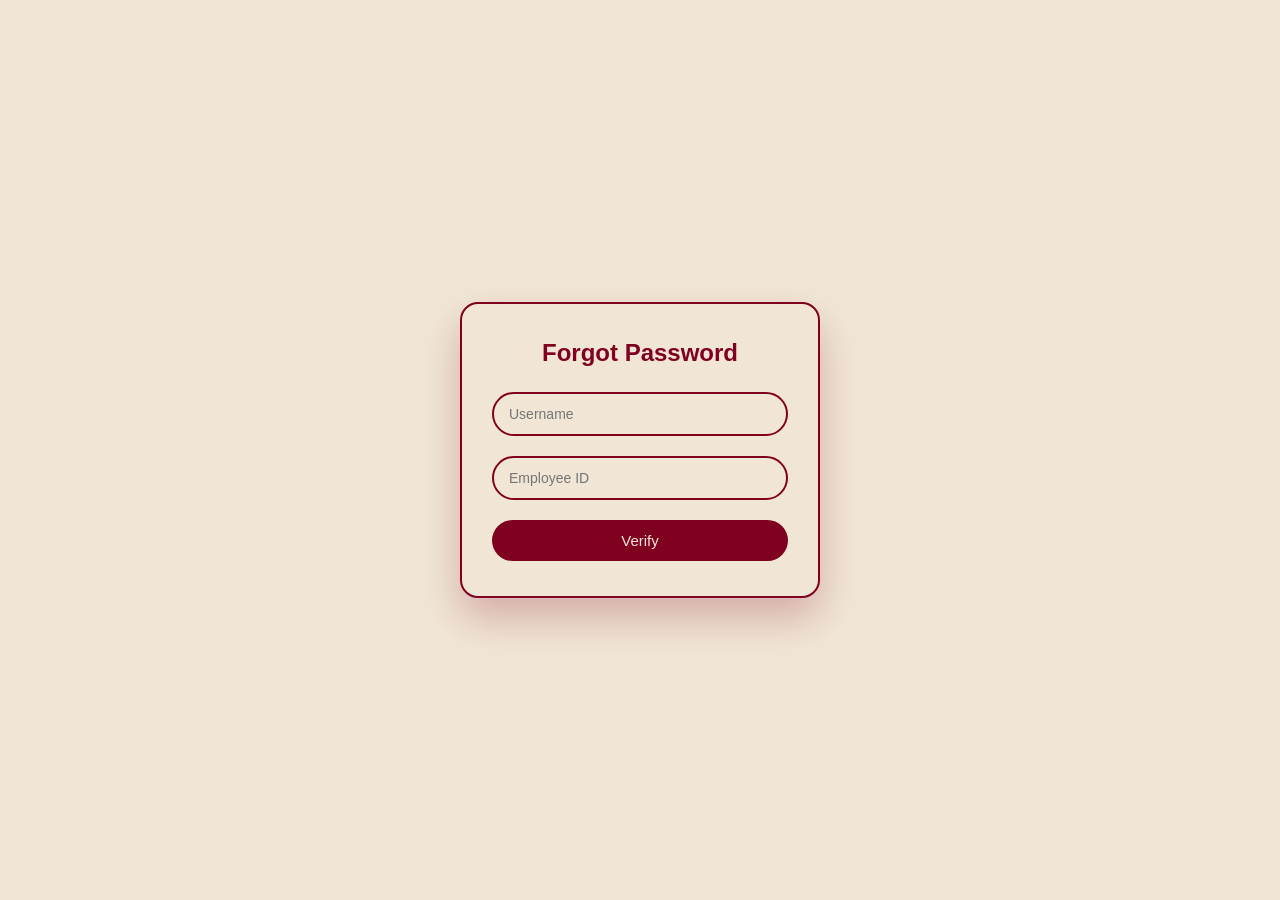
<file: FinalProject-main/FinalProject-main/forget.html>
<!DOCTYPE html>
<html>
  <head>
    <title>Forgot Password</title>

    <link rel="stylesheet" href="./css/Login.css" />
  </head>

  <body>
    <div class="container">
      <h2>Forgot Password</h2>

      <div id="verifyBox">
        <input type="text" id="username" placeholder="Username" />
        <input type="text" id="userid" placeholder="Employee ID" />
        <button onclick="verifyUser()">Verify</button>
      </div>

      <div id="changeBox" style="display: none">
        <h3>Change Password</h3>

        <div class="password-wrapper">
          <input type="password" id="newPass" placeholder="New Password" />
          <span class="eye" onclick="togglePassword('newPass', this)">👁</span>
        </div>

        <div class="password-wrapper">
          <input
            type="password"
            id="confirmPass"
            placeholder="Confirm Password"
          />
          <span class="eye" onclick="togglePassword('confirmPass', this)"
            >👁</span
          >
        </div>

        <button onclick="changePassword()">Change Password</button>
      </div>
    </div>

    <!-- POPUP -->
    <div class="popup" id="popup">
      <div class="popup-box">
        <p id="popupMessage"></p>
        <button onclick="closePopup()">OK</button>
      </div>
    </div>

    <script>
      let verifiedEmpId = "";

      function showPopup(message) {
        document.getElementById("popupMessage").innerText = message;
        document.getElementById("popup").style.display = "flex";
      }

      function closePopup() {
        document.getElementById("popup").style.display = "none";
      }

      function togglePassword(id, element) {
        const input = document.getElementById(id);

        if (input.type === "password") {
          input.type = "text";
          element.innerHTML = "🙈";
        } else {
          input.type = "password";
          element.innerHTML = "👁";
        }
      }

      function verifyUser() {
        const username = document.getElementById("username").value;
        const userid = document.getElementById("userid").value;

        fetch("http://localhost:3000/verify-user", {
          method: "POST",
          headers: { "Content-Type": "application/json" },
          body: JSON.stringify({ username, userid }),
        })
          .then((res) => res.json())
          .then((data) => {
            if (data.success) {
              verifiedEmpId = userid;
              showPopup("User verified successfully ✅");

              document.getElementById("verifyBox").style.display = "none";
              document.getElementById("changeBox").style.display = "block";
            } else {
              showPopup("User not found ❌");
            }
          });
      }

      function changePassword() {
        const newPass = document.getElementById("newPass").value;
        const confirmPass = document.getElementById("confirmPass").value;

        if (newPass !== confirmPass) {
          showPopup("Passwords do not match ❌");
          return;
        }

        fetch("http://localhost:3000/change-password", {
          method: "PUT",
          headers: { "Content-Type": "application/json" },
          body: JSON.stringify({
            empId: verifiedEmpId,
            password: newPass,
          }),
        })
          .then((res) => res.text())
          .then(() => {
            showPopup("Password changed successfully 🎉");

            setTimeout(() => {
              window.location.href = "login.html";
            }, 1500);
          });
      }
    </script>
  </body>
</html>
</file>
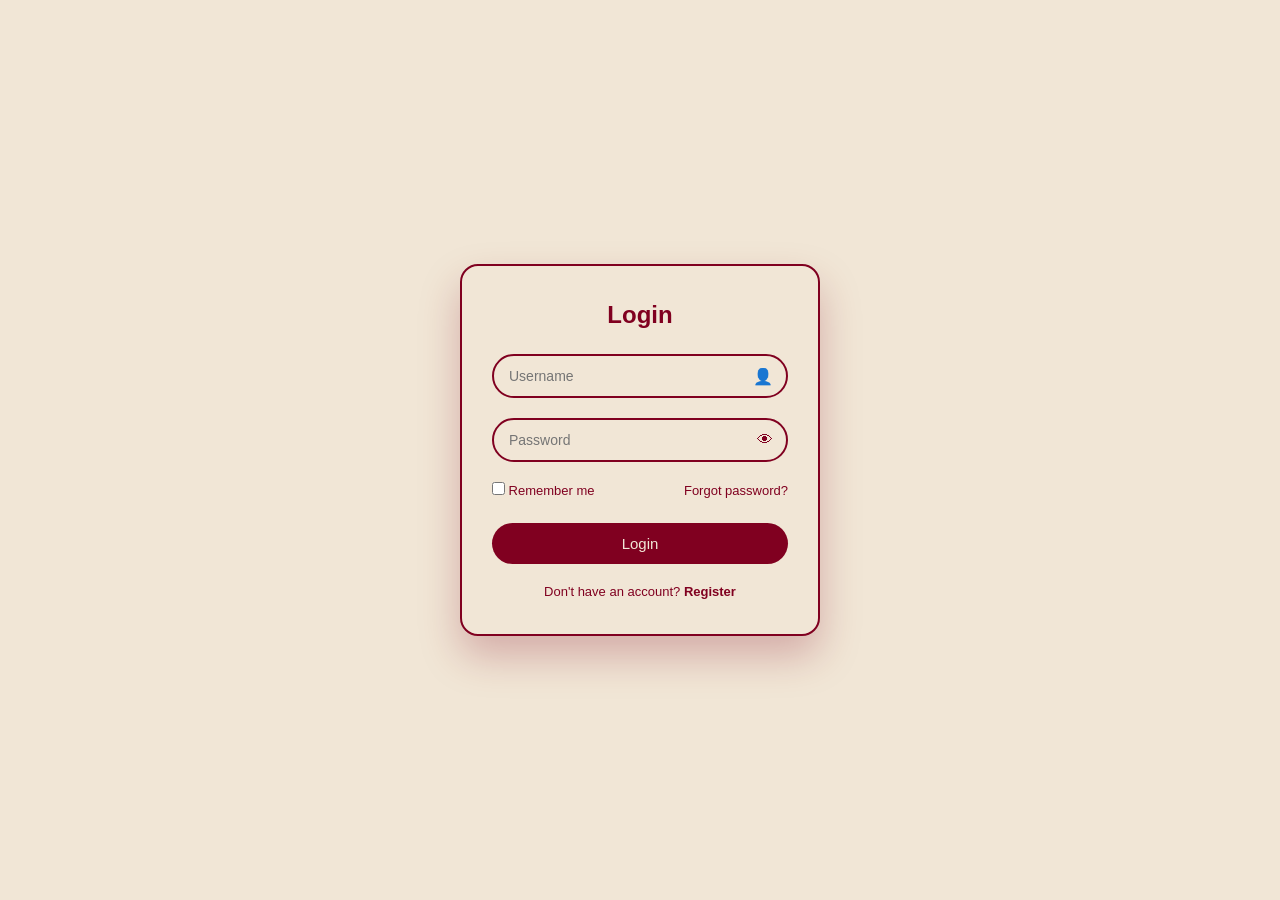
<file: FinalProject-main/FinalProject-main/Login.html>
<!DOCTYPE html>
<html lang="en">
  <head>
    <meta charset="UTF-8" />
    <title>Login</title>

    <link rel="stylesheet" href="./css/Login.css" />
  </head>

  <body>
    <div class="login-container">
      <h2>Login</h2>

      <div class="input-box">
        <input type="text" id="username" placeholder="Username" />
        <span class="icon">👤</span>
      </div>

      <div class="input-box">
        <input type="password" id="password" placeholder="Password" />
        <span class="icon" onclick="togglePassword(this)">👁</span>
      </div>

      <div class="options">
        <label> <input type="checkbox" /> Remember me </label>
        <a href="./forget.html">Forgot password?</a>
      </div>

      <button type="button" onclick="login()">Login</button>

      <p class="register">
        Don't have an account? <a href="./Registration_form.html">Register</a>
      </p>
    </div>

    <!-- POPUP -->
    <div class="popup" id="popup">
      <div class="popup-box">
        <p id="popupMessage"></p>
        <button onclick="closePopup()">OK</button>
      </div>
    </div>

    <script>
      function showPopup(message) {
        document.getElementById("popupMessage").innerText = message;
        document.getElementById("popup").style.display = "flex";
      }

      function closePopup() {
        document.getElementById("popup").style.display = "none";
      }

      function togglePassword(element) {
        const input = document.getElementById("password");

        if (input.type === "password") {
          input.type = "text";
          element.innerHTML = "🙈";
        } else {
          input.type = "password";
          element.innerHTML = "👁";
        }
      }

      function login() {
        const username = document.getElementById("username").value.trim();
        const password = document.getElementById("password").value.trim();
        const currentHost = window.location.hostname || "localhost";
        const apiBaseUrl = `http://${currentHost}:3000`;

        if (!username || !password) {
          showPopup("Enter username and password ❌");
          return;
        }

        fetch(`${apiBaseUrl}/login`, {
          method: "POST",
          headers: { "Content-Type": "application/json" },
          credentials: "include",
          body: JSON.stringify({ username, password }),
        })
          .then(async (res) => {
            const text = await res.text();
            let data = {};

            if (text) {
              try {
                data = JSON.parse(text);
              } catch (e) {
                throw new Error(text);
              }
            }

            if (!res.ok) {
              throw new Error(data.error || data.message || `HTTP ${res.status}`);
            }

            return data;
          })
          .then((data) => {
             console.log("Login response:", data);
if (data.role === "admin") {

  localStorage.setItem("adminLogged","true");
  localStorage.setItem("adminName",data.name);

  window.location.replace("./AdminModule/admin.html");

}else if (data.role === "user") {

  const session = {
    employeeId: data.employeeId,
    name: data.name,
    assigned: data.assigned,
    loginTime: Date.now()
  };

  localStorage.setItem("loggedInUser", JSON.stringify(session));
  localStorage.setItem("employeeId", data.employeeId);
  localStorage.setItem("loggedUser", username);
  window.location.href = "./UserModule/user.html";
} 

else {
              showPopup("Invalid credentials ❌");
            }
          })
          .catch((err) => {
            const message = err && err.message ? err.message : "Server error";
            if (
              message === "Failed to fetch" ||
              message === "Load failed" ||
              message.includes("NetworkError")
            ) {
              showPopup(`Cannot connect to server. Start backend on ${apiBaseUrl} ❌`);
              return;
            }
            showPopup(`${message} ❌`);
          });
      }
    </script>
  </body>
</html>
</file>
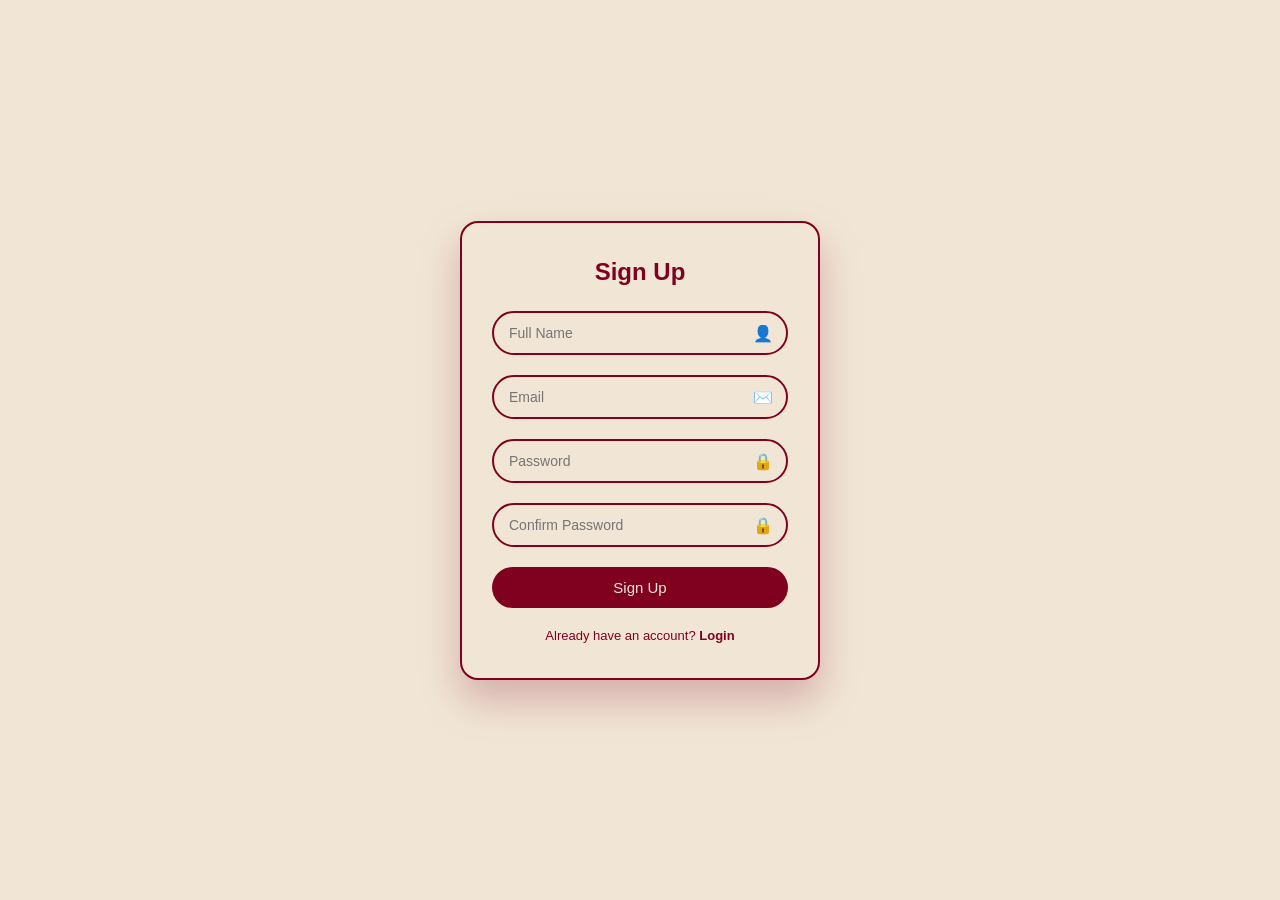
<file: FinalProject-main/FinalProject-main/Registration_form.html>
<!DOCTYPE html>
<html lang="en">
  <head>
    <meta charset="UTF-8" />
    <title>Register</title>
    <link rel="stylesheet" href="./css/Login.css" />
  </head>
  <body>
    <div class="login-container">
      <h2>Sign Up</h2>

      <form onsubmit="return validateRegister()">
        <div class="input-box">
          <input type="text" id="name" placeholder="Full Name" required />
          <span class="icon">👤</span>
        </div>

        <div class="input-box">
          <input type="email" id="email" placeholder="Email" required />
          <span class="icon">✉️</span>
        </div>

        <div class="input-box">
          <input
            type="password"
            id="password"
            placeholder="Password"
            required
          />
          <span class="icon">🔒</span>
        </div>

        <div class="input-box">
          <input
            type="password"
            id="confirmPassword"
            placeholder="Confirm Password"
            required
          />
          <span class="icon">🔒</span>
        </div>

        <button type="submit">Sign Up</button>

        <div class="register">
          Already have an account? <a href="./Login.html">Login</a>
        </div>
      </form>
    </div>

    <script>
      function validateRegister() {
        const pass = document.getElementById("password").value;
        const confirmPass = document.getElementById("confirmPassword").value;

        if (pass !== confirmPass) {
          alert("Passwords do not match!");
          return false;
        }

        alert("Registration Successful!");
        return true;
      }
    </script>
  </body>
</html>
</file>
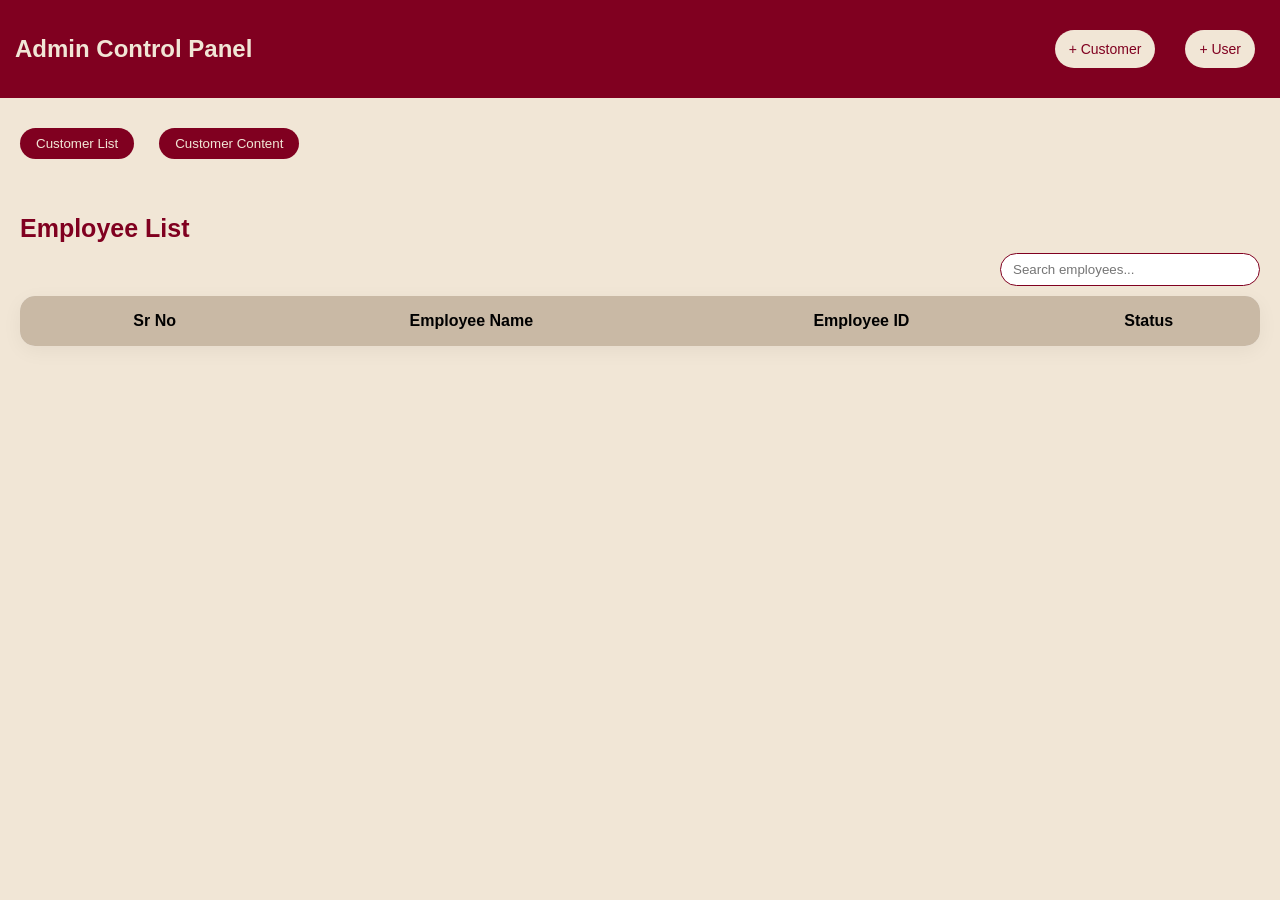
<file: FinalProject-main/FinalProject-main/AdminModule/admin.html>
<!DOCTYPE html>
<html lang="en">
  <head>
    <meta charset="UTF-8" />
    <meta name="viewport" content="width=device-width, initial-scale=1.0" />
    <title>Admin Dashboard</title>
    <link rel="stylesheet" href="../AdminModule/css/admin.css" />
  </head>

  <body>
    <div id="blur">
      <header>
        <h2>Admin Control Panel</h2>
        <div class="actions">
          <button onclick="openCustomer()">+ Customer</button>
          <button onclick="openUser()">+ User</button>
        </div>
      </header>
      <!-- CUSTOMER LIST BUTTON -->
      <div class="customer-list-bar">
        <button onclick="toggleCustomerList()">Customer List</button>

        <!-- NEW BUTTON -->
        <button onclick="openCustomerDetails()">Customer Content</button>
      </div>
      <!-- CUSTOMER DETAILS MODAL -->
      <div class="modal" id="customerDetailsModal">
        <h3>Select Customer</h3>

        <div id="customerRadioList"></div>

        <button onclick="selectCustomer()">Select</button>
        <button class="cancel" onclick="closeModals()">Cancel</button>
      </div>

      <!-- CUSTOMER LIST -->
      <div
        class="customer-section"
        id="customerListSection"
        style="display: none"
      >
        <h3 class="customer-header">Customer List</h3>
        <div class="search-box">
          <input
            type="text"
            id="customerSearch"
            placeholder="Search customers..."
            onkeyup="searchCustomer()"
          />
        </div>
        <table>
          <thead>
            <tr>
              <th></th>
              <th>Sr No</th>
              <th>Customer Name</th>
              <th>Customer ID</th>
            </tr>
          </thead>
          <tbody id="customerListBody"></tbody>
        </table>
      </div>

      <!-- EMPLOYEE LIST -->
      <section class="employee-section">
        <h3 class="employee-header">Employee List</h3>
        <div class="search-box">
          <input
            type="text"
            id="employeeSearch"
            placeholder="Search employees..."
            onkeyup="searchEmployee()"
          />
        </div>

        <table>
          <thead>
            <tr>
              <th></th>
              <th>Sr No</th>
              <th>Employee Name</th>
              <th>Employee ID</th>
              <th>Status</th>
            </tr>
          </thead>

          <tbody id="employeeList"></tbody>
        </table>
      </section>
    </div>

    <!-- ADD USER -->
    <div class="modal" id="userModal">
      <h3>Add Employee</h3>
      <input type="text" id="empName" placeholder="Employee Name" />
      <input type="text" id="empId" placeholder="Employee ID" />
      <div class="password-wrapper">
        <input type="password" id="empPassword" placeholder="Password" />
        <span class="eye" onclick="togglePassword('empPassword', this)">👁</span>
      </div>

      <button onclick="addEmployee()">Done</button>
      <button class="cancel" onclick="closeModals()">Cancel</button>
    </div>

    <!-- ADD CUSTOMER -->
    <div class="modal" id="customerModal">
      <h3>Add Customer</h3>
      <input type="text" id="custName" placeholder="Customer Name" />
      <input type="text" id="custId" placeholder="Customer ID" />
      <div class="password-wrapper">
        <input type="password" id="custPassword" placeholder="Password" />
        <span class="eye" onclick="togglePassword('custPassword', this)"
          >👁</span
        >
      </div>

      <button onclick="addCustomer()">Add Customer</button>
      <button class="cancel" onclick="closeModals()">Cancel</button>
    </div>

    <!-- ASSIGN -->
    <div class="modal" id="assignModal">
      <h3 id="assignTitle">Assign Customers</h3>
      <div id="customerCheckboxes"></div>

      <button onclick="assignCustomer()">Assign</button>
      <button onclick="notAssignCustomer()" class="danger">Not Assign</button>
      <button class="cancel" onclick="closeModals()">Cancel</button>
    </div>

    <!-- DELETE CONFIRM -->
    <div class="modal" id="deleteModal">
      <h3 id="deleteText"></h3>
      <button onclick="confirmDelete()">Confirm</button>
      <button class="cancel" onclick="closeModals()">Cancel</button>
    </div>

    <!-- MESSAGE POPUP -->
    <div class="modal" id="messageModal">
      <h3 id="messageText"></h3>
      <button onclick="closeModals()">OK</button>
    </div>
    <!-- CUSTOMER DETAILS SECTION -->
    <div
      class="customer-section"
      id="customerDetailsSection"
      style="display: none"
    >
      <h3 class="customer-header">Customer Content</h3>

      <table>
        <thead>
          <tr>
            <th>Title</th>
            <th>Caption</th>
            <th>Platform</th>
            <th>Status</th>
            <th>Schedule</th>
          </tr>
        </thead>

        <tbody id="customerDetailsBody"></tbody>
      </table>
    </div>
    <!--javascript -->

    <script>
      let deleteType = "";
      let deleteId = "";

      const API = "http://localhost:3000";

      /* ================= BLUR ================= */
      function blurOn() {
        document.getElementById("blur").classList.add("blur");
      }
      function blurOff() {
        document.getElementById("blur").classList.remove("blur");
      }
      function closeModals() {
        blurOff();
        document
          .querySelectorAll(".modal")
          .forEach((m) => m.classList.remove("show"));
      }
      function clearInputs() {
        document
          .querySelectorAll(".modal input")
          .forEach((i) => (i.value = ""));
      }

      function showMessage(message) {
        blurOn();
        document.getElementById("messageText").innerText = message;
        document.getElementById("messageModal").classList.add("show");
      }

      /* ================= OPEN MODALS ================= */
      function openUser() {
        clearInputs();
        blurOn();
        userModal.classList.add("show");
      }
      function openCustomer() {
        clearInputs();
        blurOn();
        customerModal.classList.add("show");
      }

      /* ================= LOAD DATA ================= */
      window.onload = () => {
        loadEmployees();
        loadCustomers();
      };

      function loadEmployees() {
        fetch(API + "/employees")
          .then((res) => res.json())
          .then((data) => {
            employeeList.innerHTML = "";
            data.forEach((e, i) => {
              employeeList.innerHTML += `
<tr>
  <td>
    <div class="delete-box"
      onclick="openDelete('employee','${e.emp_id}')">✖</div>
  </td>
  <td>${i + 1}</td>
  <td onclick="openAssign('${e.emp_id}', '${e.assigned_customers || ""}')">
    ${e.emp_name}
    <div class="assigned-customers">${e.assigned_customers || ""}</div>
  </td>
  <td>${e.emp_id}</td>
  <td class="${e.assigned_customers ? "assigned" : "not"}">
    ${e.assigned_customers ? "Assigned" : "Not Assigned"}
  </td>
</tr>`;
            });
          });
      }
      function loadCustomers() {
        fetch(API + "/customers")
          .then((res) => res.json())
          .then((data) => {
            customerListBody.innerHTML = "";
            data.forEach((c, i) => {
              customerListBody.innerHTML += `
<tr>
  <td>
    <div class="delete-box small"
      onclick="openDelete('customer','${c.cust_id}')">✖</div>
  </td>
  <td>${i + 1}</td>
  <td style="cursor:pointer; text-decoration:underline;"
      onclick="openCustomerDetailsPage('${c.cust_id}', '${encodeURIComponent(c.cust_name)}')">${c.cust_name}</td>
  <td style="cursor:pointer; text-decoration:underline;"
      onclick="openCustomerDetailsPage('${c.cust_id}', '${encodeURIComponent(c.cust_name)}')">${c.cust_id}</td>
</tr>`;
            });
          });
      }

      /* ================= ADD EMPLOYEE ================= */
      function addEmployee() {
        if (!empName.value || !empId.value || !empPassword.value) {
          showMessage("Fill all fields");
          return;
        }

        fetch(API + "/employees", {
          method: "POST",
          headers: { "Content-Type": "application/json" },
          body: JSON.stringify({
            name: empName.value,
            empId: empId.value,
            password: empPassword.value,
            customers: [] 
          }),
        })
          .then((res) => res.text())
          .then((msg) => {
            closeModals();
            showMessage(msg);
            loadEmployees();
          });
      }

      /* ================= ADD CUSTOMER ================= */
      function addCustomer() {
        if (!custName.value || !custId.value || !custPassword.value) {
          showMessage("Fill all fields");
          return;
        }

        fetch(API + "/customers", {
          method: "POST",
          headers: { "Content-Type": "application/json" },
          body: JSON.stringify({
            name: custName.value,
            custId: custId.value,
            password: custPassword.value,
          }),
        })
          .then((res) => res.text())
          .then((msg) => {
            closeModals();
            showMessage(msg);
            loadCustomers();
          });
      }

      /* ================= ASSIGN ================= */
      let currentEmpId = "";

      function openAssign(empId, assignedCustomers) {
        currentEmpId = empId;
        blurOn();
        assignModal.classList.add("show");
        customerCheckboxes.innerHTML = "";

        // string → array
        let assigned = [];
        if (assignedCustomers) {
          assigned = assignedCustomers.split(",").map((c) => c.trim());
        }

        fetch(API + "/customers")
          .then((res) => res.json())
          .then((data) => {
            data.forEach((c) => {
              const checked = assigned.includes(c.cust_name);

              customerCheckboxes.innerHTML += `
          <div class="customer-row">
            <input type="checkbox" value="${c.cust_name}" ${
                checked ? "checked" : ""
              }>
            <span>${c.cust_name} (${c.cust_id})</span>
          </div>
        `;
            });
          });
      }

      function assignCustomer() {
        const selected = [
          ...document.querySelectorAll("#customerCheckboxes input:checked"),
        ].map((i) => i.value);

        fetch(API + "/assign", {
          method: "POST",
          headers: { "Content-Type": "application/json" },
          body: JSON.stringify({
            empId: currentEmpId,
            customers: selected,
          }),
        }).then(() => {
          closeModals();
          loadEmployees();
        });
      }

      /*==========Not assign=============*/
      function notAssignCustomer() {
        if (!currentEmpId) return;

        closeModals();
        blurOn();

        document.getElementById("deleteText").innerText =
          "Remove all assigned customers from this employee?";

        deleteType = "unassign"; // simple type
        deleteModal.classList.add("show");
      }

      /* ================= CUSTOMER LIST TOGGLE ================= */
      function toggleCustomerList() {
        const section = document.getElementById("customerListSection");
        section.style.display =
          section.style.display === "none" ? "block" : "none";
      }

      function openDelete(type, id) {
        deleteType = type;
        deleteId = id;
        blurOn();
        deleteText.innerText = `Do you want to remove this ${type}?`;
        deleteModal.classList.add("show");
      }

      function confirmDelete() {
        if (deleteType === "unassign") {
          fetch(API + "/unassign/" + currentEmpId, {
            method: "PUT",
          })
            .then((res) => res.text())
            .then((msg) => {
              closeModals();
              showMessage(msg);
              loadEmployees();
            });

          return; // important
        }

        // 👇 Ye purana wala same rahega
        fetch(`${API}/${deleteType}s/${deleteId}`, {
          method: "DELETE",
        })
          .then((res) => res.text())
          .then((msg) => {
            closeModals();
            showMessage(msg);
            loadEmployees();
            loadCustomers();
          });
      }

      /* ================= SEARCH ================= */
      function searchEmployee() {
        const val = employeeSearch.value.toLowerCase();
        document.querySelectorAll("#employeeList tr").forEach((r) => {
          r.style.display = r.innerText.toLowerCase().includes(val)
            ? ""
            : "none";
        });
      }

      function searchCustomer() {
        const val = customerSearch.value.toLowerCase();
        document.querySelectorAll("#customerListBody tr").forEach((r) => {
          r.style.display = r.innerText.toLowerCase().includes(val)
            ? ""
            : "none";
        });
      }

      function togglePassword(id, element) {
        const input = document.getElementById(id);

        if (input.type === "password") {
          input.type = "text";
          element.innerHTML = "🙈";
        } else {
          input.type = "password";
          element.innerHTML = "👁";
        }
      }

      function openCustomerDetails() {
        customerDetailsModal.classList.add("show");

        customerRadioList.innerHTML = "";

        fetch(API + "/customers")
          .then((res) => res.json())
          .then((data) => {
            data.forEach((c) => {
              customerRadioList.innerHTML += `
          <div class="customer-row">
           <input type="radio" name="selectedCustomer"
       value="${c.cust_id}" data-name="${encodeURIComponent(c.cust_name)}">
            <span>${c.cust_name} (${c.cust_id})</span>
          </div>
        `;
            });
          });
      }

      function selectCustomer() {
        const selected = document.querySelector(
          'input[name="selectedCustomer"]:checked'
        );

        if (!selected) {
          showMessage("Please select a customer");
          return;
        }

        const custId = selected.value;
        const custName = selected.getAttribute("data-name") || "";
        openCustomerDetailsPage(custId, custName);
      }

      function openCustomerDetailsPage(custId, encodedName) {
        if (!custId) return;
        const safeName = encodedName || "";
        window.location.href = `./customer-details.html?custId=${encodeURIComponent(
          custId
        )}&custName=${safeName}`;
      }
    </script>
  </body>
</html>
</file>
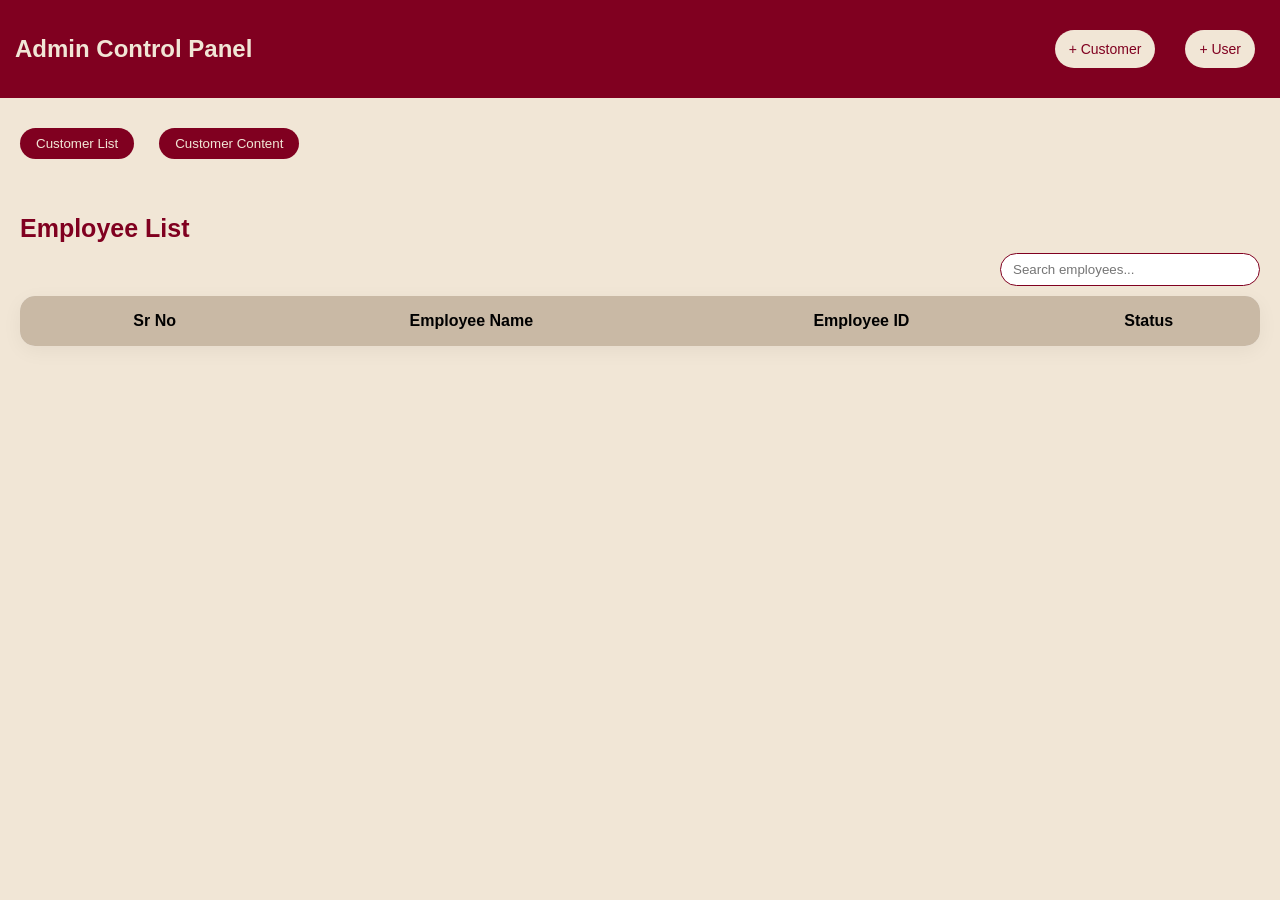
<file: FinalProject-main/FinalProject-main/AdminModule/customer-details.html>
<!DOCTYPE html>
<html lang="en">
  <head>
    <meta charset="UTF-8" />
    <meta name="viewport" content="width=device-width, initial-scale=1.0" />
    <title>Customer Content</title>
    <link rel="stylesheet" href="../UserModule/user.css" />
    <link rel="stylesheet" href="../UserModule/layout/userNavigation.css" />
    <style>
      .main-container {
        margin-top: 20px;
      }
      .content-wrapper,
      .accounts-wrapper {
        margin-bottom: 26px;
      }
      .table-container {
        max-height: 360px;
        overflow: auto;
      }
      .post-delete-btn {
        background: #b0002d;
        color: #fff;
        border: none;
        border-radius: 8px;
        padding: 7px 12px;
        cursor: pointer;
      }
      .post-delete-btn:hover {
        opacity: 0.9;
      }
      .customer-badge {
        display: inline-block;
        padding: 6px 10px;
        border-radius: 999px;
        background: #f6e7ea;
        color: #800020;
        font-weight: 600;
        font-size: 0.9rem;
        margin-top: 8px;
      }
      .modal {
        position: fixed;
        inset: 0;
        background: rgba(0, 0, 0, 0.45);
        display: flex;
        align-items: center;
        justify-content: center;
        z-index: 1200;
      }
      .hidden {
        display: none !important;
      }
    </style>
  </head>

  <body>
    <header>
      <div class="logo">
        <img src="../images/logo.png" alt="postpilot Logo" />
        <p>PostPolit</p>
      </div>

      <input type="checkbox" id="menu-toggle" />

      <label for="menu-toggle" class="menu-icon">
        <span></span>
        <span></span>
        <span></span>
      </label>

      <nav>
        <ul>
          <li><a href="../index.html">Home</a></li>
          <li><a href="../about_us.html">About</a></li>
          <li><a href="../contact.html">Contact</a></li>
          <li><a href="#content">Content</a></li>
          <li><a href="../index.html" id="adminLogout">Logout</a></li>
        </ul>
      </nav>
    </header>

    <div class="main-container">
      <div class="content-wrapper" id="content">
        <div class="content-header">
          <div>
            <h2>Content</h2>
            <p id="customerSub">Manage all your social media content</p>
            <span id="customerBadge" class="customer-badge"></span>
          </div>

          <div style="display: flex; gap: 10px;">
            <button id="openAnalytics" class="new-post-btn" style="background: #1877f2;">
              Analytics
            </button>
            <button id="openModal" class="new-post-btn">+ New Post</button>
          </div>
        </div>

        <div class="search-filter">
          <input type="text" id="searchInput" placeholder="Search by Title or Date..." />
        </div>

        <div class="table-container">
          <table class="content-table">
            <thead>
              <tr>
                <th>Title</th>
                <th>Platform</th>
                <th>Status</th>
                <th>Date</th>
                <th>Action</th>
              </tr>
            </thead>
            <tbody id="contentTable"></tbody>
          </table>
        </div>
      </div>

      <div class="accounts-wrapper">
        <div class="accounts-header">
          <div class="header-top">
            <h2>Social Accounts</h2>
            <span class="coming-soon-badge">Coming Soon....</span>
          </div>
          <p>Connect your Instagram and Facebook accounts</p>
        </div>

        <div class="accounts-container">
          <div class="account-card">
            <div class="account-left">
              <img src="https://upload.wikimedia.org/wikipedia/commons/a/a5/Instagram_icon.png" alt="Instagram" />
              <div>
                <h3>Instagram</h3>
                <p id="instaStatus">Not Connected</p>
              </div>
            </div>
            <button class="connect-btn insta-btn" id="connectInstagramBtn">Connect</button>
          </div>

          <div class="account-card" style="flex-direction: column; align-items: flex-start;">
            <div style="display: flex; width: 100%; align-items: center;">
              <div class="account-left">
                <img src="https://upload.wikimedia.org/wikipedia/commons/b/b8/2021_Facebook_icon.svg" style="width: 40px; height: 40px; margin-right: 15px;" alt="Facebook" />
                <div>
                  <h3>Facebook</h3>
                  <p id="fbStatus">Connected (via Token)</p>
                </div>
              </div>
            </div>

            <div style="margin-top: 15px; width: 100%;">
              <label style="display: block; font-size: 12px; margin-bottom: 5px; color: #666;">Access Token (Replace if expired):</label>
              <div style="display: flex; gap: 10px;">
                <input type="password" id="fbAccessTokenInput" placeholder="Enter new Access Token" style="flex: 1; padding: 8px; border: 1px solid #ccc; border-radius: 4px;" />
                <button id="updateFbTokenBtn" style="padding: 8px 15px; background-color: #1877F2; color: white; border: none; border-radius: 4px; cursor: pointer;">Update</button>
              </div>
            </div>
          </div>
        </div>
      </div>
    </div>

    <div id="postModal" class="modal hidden">
      <div class="modal-box">
        <h2 id="popupTitle">Create New Post</h2>

        <div class="form-group">
          <label>Project Name</label>
          <input type="text" id="project_name" placeholder="Enter project title" />
        </div>

        <div class="form-group">
          <label>Caption</label>
          <textarea id="project_caption" placeholder="Write caption..."></textarea>
        </div>

        <div class="form-row">
          <div class="form-group">
            <label>Platform</label>
            <select id="platform">
              <option value="">Select Platform</option>
              <option value="Facebook">Facebook</option>
              <option value="Instagram">Instagram</option>
              <option value="Both">On Both</option>
            </select>
          </div>

          <div class="form-group">
            <label>Status</label>
            <select id="status">
              <option value="Draft">Draft</option>
              <option value="Scheduled">Scheduled</option>
              <option value="Published">Published</option>
            </select>
          </div>
        </div>

        <div class="form-group">
          <label>Schedule Date</label>
          <input type="date" id="schedule_date" />
        </div>

        <div class="form-group">
          <label>Notification Email</label>
          <input type="email" id="notification_email" placeholder="ankitagkjha@gmail.com" value="ankitagkjha@gmail.com" />
        </div>

        <div class="form-group">
          <label>Attachments (Image/Video)</label>
          <input type="file" id="mediaUpload" accept="image/*,video/*" multiple />
        </div>

        <div class="modal-actions">
          <button id="cancelBtn" class="btn-cancel">Cancel</button>
          <button id="createBtn" class="btn-select">Create Post</button>
        </div>
      </div>
    </div>

    <script>
      const currentHost = window.location.hostname || "localhost";
      const API = `http://${currentHost}:3000`;
      const params = new URLSearchParams(window.location.search);
      const custId = params.get("custId");
      const custName = decodeURIComponent(params.get("custName") || "");

      if (!custId || !custName) {
        alert("Invalid customer selection");
        window.location.href = "./admin.html";
      }

      document.getElementById("customerSub").innerText =
        "Manage all your social media content for this customer";
      document.getElementById("customerBadge").innerText = custName;

      const analyticsBtn = document.getElementById("openAnalytics");
      if (analyticsBtn) {
        analyticsBtn.addEventListener("click", function () {
          const backTo = `../AdminModule/customer-details.html?custId=${encodeURIComponent(
            custId
          )}&custName=${encodeURIComponent(custName)}`;
          window.location.href = `../UserModule/analytics.html?customer_name=${encodeURIComponent(
            custName
          )}&back=${encodeURIComponent(backTo)}`;
        });
      }

      const savedToken = localStorage.getItem("fbAccessToken");
      if (savedToken) {
        document.getElementById("fbAccessTokenInput").value = savedToken;
      }

      function formatDate(date) {
        if (!date) return "-";
        return new Date(date).toLocaleDateString("en-GB");
      }

      async function loadContent() {
        const table = document.getElementById("contentTable");
        table.innerHTML = "";

        try {
          const res = await fetch(
            API + "/posts?customer_name=" + encodeURIComponent(custName)
          );
          const data = await res.json();

          if (!Array.isArray(data) || data.length === 0) {
            table.innerHTML =
              "<tr><td colspan='5' style='text-align:center;'>No content available for this customer</td></tr>";
            return;
          }

          data.forEach((post) => {
            table.innerHTML += `
              <tr>
                <td>${post.title || "-"}</td>
                <td>${post.platform || "-"}</td>
                <td>${post.status || "-"}</td>
                <td>${formatDate(post.schedule_date)}</td>
                <td><button class="post-delete-btn" onclick="deletePost(${post.content_id})">Delete</button></td>
              </tr>
            `;
          });
        } catch (err) {
          console.error("Load content failed:", err);
          table.innerHTML =
            "<tr><td colspan='5' style='text-align:center;'>Unable to load content (server not reachable)</td></tr>";
        }
      }

      async function createPost() {
        const title = document.getElementById("project_name").value.trim();
        const caption = document.getElementById("project_caption").value.trim();
        const platform = document.getElementById("platform").value;
        const status = document.getElementById("status").value;
        const date = document.getElementById("schedule_date").value;
        const notification_email =
          document.getElementById("notification_email").value.trim() ||
          "ankitagkjha@gmail.com";
        const mediaFiles = document.getElementById("mediaUpload").files;

        if (!title || !platform || !date) {
          alert("Please fill title, platform and schedule date.");
          return;
        }

        const selectedDate = new Date(date);
        const today = new Date();
        selectedDate.setHours(0, 0, 0, 0);
        today.setHours(0, 0, 0, 0);

        if (selectedDate < today) {
          alert("Cannot schedule for a past date.");
          return;
        }

        const payload = {
          customer_name: custName,
          title,
          caption,
          platform,
          status,
          post_date: date,
          notification_email,
        };

        try {
          let res;

          if (mediaFiles && mediaFiles.length > 0) {
            const formData = new FormData();
            formData.append("customer_name", payload.customer_name);
            formData.append("title", payload.title);
            formData.append("caption", payload.caption);
            formData.append("platform", payload.platform);
            formData.append("status", payload.status);
            formData.append("post_date", payload.post_date);
            formData.append("notification_email", payload.notification_email);

            Array.from(mediaFiles).forEach((file) => {
              formData.append("media", file);
            });

            res = await fetch(API + "/addPostWithMedia", {
              method: "POST",
              body: formData,
            });
          } else {
            res = await fetch(API + "/addPost", {
              method: "POST",
              headers: { "Content-Type": "application/json" },
              body: JSON.stringify(payload),
            });
          }

          const data = await res.json();
          if (data.error) {
            alert(data.error);
            return;
          }

          document.getElementById("project_name").value = "";
          document.getElementById("project_caption").value = "";
          document.getElementById("platform").value = "";
          document.getElementById("status").value = "Draft";
          document.getElementById("schedule_date").value = "";
          document.getElementById("mediaUpload").value = "";

          document.getElementById("postModal").classList.add("hidden");
          loadContent();
        } catch {
          alert("Unable to save post.");
        }
      }

      async function deletePost(postId) {
        if (!confirm("Delete this post?")) return;

        try {
          await fetch(API + "/deletePost/" + postId, { method: "DELETE" });
          loadContent();
        } catch {
          alert("Unable to delete post.");
        }
      }

      document.getElementById("searchInput").addEventListener("input", function () {
        const value = this.value.toLowerCase();
        document.querySelectorAll("#contentTable tr").forEach((row) => {
          row.style.display = row.innerText.toLowerCase().includes(value)
            ? ""
            : "none";
        });
      });

      document.getElementById("openModal").onclick = function () {
        document.getElementById("postModal").classList.remove("hidden");
      };

      document.getElementById("cancelBtn").onclick = function () {
        document.getElementById("postModal").classList.add("hidden");
      };

      document.getElementById("createBtn").onclick = createPost;

      document.getElementById("connectInstagramBtn").onclick = function () {
        window.location.href = API + "/connectInstagram";
      };

      document.getElementById("updateFbTokenBtn").onclick = function () {
        const token = document.getElementById("fbAccessTokenInput").value.trim();
        if (!token) {
          alert("Please enter a token");
          return;
        }
        localStorage.setItem("fbAccessToken", token);
        alert("Facebook Access Token updated.");
      };

      document.getElementById("connectFacebookBtn")?.addEventListener("click", () => {
        window.location.href = API + "/connectFacebook";
      });

      document.getElementById("adminLogout").addEventListener("click", function (e) {
        e.preventDefault();
        localStorage.removeItem("adminLogged");
        localStorage.removeItem("adminName");
        window.location.href = "../index.html";
      });

      loadContent();
    </script>
  </body>
</html>
</file>
<file: FinalProject-main/FinalProject-main/css/Login.css>
/* RESET */
* {
  margin: 0;
  padding: 0;
  box-sizing: border-box;
  font-family: "Poppins", sans-serif;
}

/* PAGE BACKGROUND */
body {
  min-height: 100vh;
  display: flex;
  justify-content: center;
  align-items: center;
  background: #f1e6d6;
}

/* CARD CONTAINER (Login + Forget Same Style) */
.login-container,
.container {
  width: 360px;
  padding: 35px 30px;
  background: #f1e6d6;
  border-radius: 18px;
  box-shadow: 0 20px 40px rgba(128, 0, 32, 0.25);
  border: 2px solid #800020;
  animation: fadeIn 0.5s ease-in-out;
}

/* Fade Animation */
@keyframes fadeIn {
  from {
    opacity: 0;
    transform: translateY(15px);
  }
  to {
    opacity: 1;
    transform: translateY(0);
  }
}

/* TITLE */
.login-container h2,
.container h2,
.container h3 {
  text-align: center;
  color: #800020;
  margin-bottom: 25px;
}

/* INPUT BOX */
.input-box,
.password-wrapper {
  position: relative;
  margin-bottom: 20px;
}

.input-box input,
.container input {
  width: 100%;
  padding: 12px 45px 12px 15px;
  border-radius: 30px;
  border: 2px solid #800020;
  outline: none;
  background: #f1e6d6;
  color: #800020;
  font-size: 14px;
  transition: 0.3s;
}

.input-box input:focus,
.container input:focus {
  box-shadow: 0 0 8px rgba(128, 0, 32, 0.4);
}

/* ICON + EYE */
.icon,
.eye {
  position: absolute;
  right: 15px;
  top: 50%;
  transform: translateY(-50%);
  color: #800020;
  cursor: pointer;
  transition: 0.3s;
}

.icon:hover,
.eye:hover {
  transform: translateY(-50%) scale(1.2);
}

/* OPTIONS */
.options {
  display: flex;
  justify-content: space-between;
  align-items: center;
  margin: 15px 0 25px;
  font-size: 13px;
  color: #800020;
}

.options a {
  color: #800020;
  text-decoration: none;
  font-weight: 500;
}

/* BUTTON */
button {
  width: 100%;
  padding: 12px;
  border-radius: 30px;
  border: none;
  background: #800020;
  color: #f1e6d6;
  font-size: 15px;
  cursor: pointer;
  transition: 0.3s ease;
}

button:hover {
  background: #660019;
  transform: scale(1.03);
}

/* REGISTER */
.register {
  text-align: center;
  margin-top: 20px;
  font-size: 13px;
  color: #800020;
}

.register a {
  color: #800020;
  font-weight: 600;
  text-decoration: none;
}

/* POPUP */
.popup {
  position: fixed;
  top: 0;
  left: 0;
  width: 100%;
  height: 100%;
  background: rgba(0, 0, 0, 0.4);
  display: none;
  justify-content: center;
  align-items: center;
}

.popup-box {
  background: #f1e6d6;
  padding: 25px;
  border-radius: 15px;
  width: 300px;
  text-align: center;
  border: 2px solid #800020;
  animation: popupAnim 0.3s ease;
}

@keyframes popupAnim {
  from {
    transform: scale(0.8);
    opacity: 0;
  }
  to {
    transform: scale(1);
    opacity: 1;
  }
}

.popup-box p {
  color: #800020;
  margin-bottom: 15px;
}

.popup-box button {
  width: auto;
  padding: 8px 20px;
}

#verifyBox input {
  margin-bottom: 20px;
}

#changeBox {
  margin-top: 10px;
}
</file>
<file: FinalProject-main/FinalProject-main/AdminModule/css/admin.css>
* {
  font-family: Poppins, sans-serif;
  box-sizing: border-box;
}

body {
  margin: 0;
  background: #f1e6d6;
}

/* ================= HEADER (MOBILE) ================= */
header {
  display: flex;
  flex-direction: column; /* stack on mobile */
  gap: 12px;
  padding: 15px;
  background: #800020;
  color: #f1e6d6;
  text-align: center;
}

.actions {
  display: flex;
  gap: 10px;
  justify-content: center;
}

.actions button {
  padding: 8px 14px;
  background: #f1e6d6;
  color: #800020;
  border: none;
  border-radius: 20px;
  cursor: pointer;
  font-size: 14px;
  cursor: pointer;
}

/* ================= CUSTOMER LIST BUTTON ================= */
.customer-list-bar {
  padding: 10px;
  text-align: center;
}

.customer-list-bar button {
  padding: 8px 16px;
  background: #800020;
  color: #f1e6d6;
  border: none;
  border-radius: 20px;
  cursor: pointer;
}

/* ================= SECTION ================= */
.employee-section,
.customer-section {
  padding: 12px;
}

.customer-header,
.employee-header {
  margin-bottom: 10px;
  font-size: 25px;
  color: #800020;
  font-weight: 600;
}
/* ================= TABLE (MOBILE FRIENDLY) ================= */
table {
  width: 100%;
  border-collapse: collapse;
  background: #f7f5f3;
  border-radius: 15px;
  overflow: hidden;
  box-shadow: 0 5px 20px rgba(0, 0, 0, 0.05);
  animation: fadeIn 0.6s ease;
}

thead {
  background-color: #c9b9a5;
}

tbody tr {
  transition: 0.3s ease;
  border-bottom: 1px solid #e0d6cc;
}

tbody tr:hover {
  background: #ece4dc;
  transform: scale(1.01);
}

th,
td {
  padding: 8px;
  text-align: center;
}

/* hide first column spacing issue on small screens */
th:first-child,
td:first-child {
  width: 30px;
}

.assigned {
  background: #d4f4dd;
  color: #0b7a32;
  padding: 6px 14px;
  margin-top: 1rem;
  margin-right: 4rem;
  margin-left: 1rem;
  border-radius: 20px;
  font-size: 13px;
  font-weight: 500;
  display: flex;
  justify-content: center;
  align-items: center;
}

.not {
  margin-top: 1rem;
  margin-right: 4rem;
  margin-left: 1rem;
  background: #f8d7da;
  color: #b4232c;
  padding: 6px 14px;
  border-radius: 20px;
  font-size: 13px;
  font-weight: 500;
  display: flex;
  justify-content: center;
  align-items: center;
}

.assigned-customers {
  font-size: 11px;
  color: #555;
}

/* ================= DELETE BOX ================= */
.delete-box {
  width: 20px;
  height: 20px;
  background: #800020;
  color: #f1e6d6;
  display: flex;
  align-items: center;
  justify-content: center;
  border-radius: 6px;
  cursor: pointer;
  font-size: 11px;
  margin: auto;
}

.delete-box.small {
  width: 16px;
  height: 16px;
  font-size: 9px;
}

/* ================= MODAL (MOBILE) ================= */
.modal {
  position: fixed;
  top: 50%;
  left: 50%;
  transform: translate(-50%, -50%);
  background: #fff;
  padding: 20px;
  width: 90%; /* full width on mobile */
  max-width: 320px;
  border-radius: 15px;
  display: none;
  z-index: 100;
}

.modal.show {
  display: block;
}

.modal input {
  width: 100%;
  padding: 10px;
  margin: 8px 0;
  border-radius: 8px;
  border: 1px solid #800020;
}

.modal button {
  width: 100%;
  padding: 10px;
  background: #800020;
  color: #f1e6d6;
  border: none;
  border-radius: 15px;
  margin-top: 10px;
  cursor: pointer;
}

.cancel {
  background: #ccc;
  color: #333;
}

/* ================= CUSTOMER ROW ================= */
.customer-row {
  display: flex;
  align-items: center;
  gap: 8px;
  font-size: 13px;
  margin: 6px 0;
}

/* ================= BLUR ================= */
.blur {
  filter: blur(5px);
  pointer-events: none;
}

/* ================= SEARCH BOX ================= */
.search-box {
  display: flex;
  justify-content: flex-end; /* RIGHT SIDE */
  margin-bottom: 10px;
}

.search-box input {
  padding: 8px 12px;
  border-radius: 20px;
  border: 1px solid #800020;
  outline: none;
  width: 220px;
}

@media screen and (min-width: 600px) {
  header {
    flex-direction: row;
    justify-content: space-between;
    text-align: left;
  }

  .actions button {
    margin: 15px 10px;
    border: none;
    cursor: pointer;
  }
  .employee-section {
    padding: 20px;
  }

  .customer-list-bar {
    margin-top: 20px;
    padding: 10px 20px;
    display: flex;
    font-size: 16px;
    justify-content: left;
  }

  table {
    font-size: 16px;
  }

  th,
  td {
    padding: 16px;
  }
  .modal {
    width: 320px;
  }
  .search-box {
    justify-content: flex-end;
  }

  .search-box input {
    width: 260px;
  }
}

@keyframes fadeIn {
  from {
    opacity: 0;
    transform: translateY(-10px);
  }
  to {
    opacity: 1;
    transform: translateY(0);
  }
}

.password-wrapper {
  position: relative;
  margin-bottom: 15px;
}

.password-wrapper input {
  width: 100%;
  padding: 10px 40px 10px 10px;
}

.eye {
  position: absolute;
  right: 12px;
  top: 50%;
  transform: translateY(-50%);
  cursor: pointer;
  font-size: 14px;
  color: #800020;
  transition: 0.3s;
}

.eye:hover {
  transform: translateY(-50%) scale(1.2);
}

/* ===== MESSAGE MODAL BUTTON ===== */
#messageModal button {
  background: #800020;
}

.danger {
  background: #b4232c;
  color: white;
}
.customer-list-bar {
  padding: 10px 20px;
  display: flex;
  align-items: center;
  gap: 15px; /* 👈 dono buttons ke beech distance */
}

.customer-list-bar button {
  padding: 8px 16px;
  background: #800020;
  color: #f1e6d6;
  border: none;
  border-radius: 20px;
  cursor: pointer;
}

/* optional different style */
.details-btn {
  background: #a8324a;
}

.customer-list-bar button {
  margin-right: 10px;
}

.customer-row {
  margin: 8px 0;
}
</file>
<file: FinalProject-main/FinalProject-main/UserModule/user.css>
/* ===== RESET ===== */
*{
  margin: 0;
  padding: 0;
  box-sizing: border-box;
  font-family: Poppins, sans-serif;
}
html, body{
  height: 100%;
}

body{
  display: flex;
  flex-direction: column;
  min-height:100vh;
    margin:0;
  background: #f1e6d6;
}

/* ===== MAIN WRAPPER ===== */
.main-container{
  flex: 1;  
  display: block;
  width: 100%;
  padding:40px 20px 80px 20px;  
  background: #f8efe2;       
  border-bottom: 6px solid #800020;  
}
/* header fixed top */
.main-header {
  position: sticky;
  top: 0;
  z-index: 1000;
}
/* footer bottom fix */
#footer-placeholder {
  margin-top: auto;
}
/* ===== COMMON CARD STYLE ===== */
.emp-card,
.customer-section,
.content-section{
  background: #ffffff;
  border-radius: 12px;
  padding: 20px;
  margin-bottom: 20px;
  border: 1px solid rgba(128,0,32,0.15);
  box-shadow: 0 10px 25px rgba(0,0,0,0.08);
  width: 100%;
}

/* ===== EMPLOYEE CARD ===== */
.emp-card{
  text-align: center;
}

.avatar{
  font-size: 48px;
  margin-bottom: 10px;
}

.emp-details h3{
  margin-bottom: 8px;
  color: #800020;
}

.emp-details p{
  font-size: 14px;
  color: #444;
  margin: 4px 0;
}

/* ===== CUSTOMER SECTION ===== */
.customer-section h3{
  text-align: center;
  color: #800020;
  margin-bottom: 10px;
}

#custList{
  margin-top: 10px;
  padding-left: 18px;
  font-size: 14px;
}

/* ===== CLIENT SECTION ===== */
.client-section{
  margin: 20px 0;
  background: #ffffff;
  border-radius: 12px;
  padding: 20px;
  border: 1px solid rgba(128,0,32,0.15);
  box-shadow: 0 10px 25px rgba(0,0,0,0.08);
}

/* Select Button */
#selectClientBtn{
  width: 100%;
  padding: 10px 15px;
  border-radius: 10px;
  border: none;
  background: #800020;
  color: #ffffff;
  font-weight: 500;
  cursor: pointer;
  transition: 0.3s ease;
}

#selectClientBtn:hover{
  opacity: 0.9;
}

/* Client List */
.client-list{
  margin-top: 15px;
  padding: 15px;
  background: #fafafa;
  border-radius: 10px;
  border: 1px solid #eee;
}

/* Radio Alignment */
.client-list label{
  display: flex;
  align-items: center;
  gap: 10px;
  padding: 8px;
  border-radius: 8px;
  transition: 0.2s ease;
  font-size: 14px;
  cursor: pointer;
}

.client-list label:hover{
  background: #f3f3f3;
}

.client-list input[type="radio"]{
  accent-color: #800020;
  margin: 0;
  cursor: pointer;
}

/* ===== CLIENT BUTTON CONTAINER ===== */
.client-list > div:last-child{
  display: flex;
  justify-content: flex-end;
  gap: 10px;
  margin-top: 15px;
}

/* ===== CLIENT BUTTONS ===== */
#cancelClient,
#confirmClient{
  padding: 8px 16px;
  border-radius: 8px;
  border: none;
  font-size: 14px;
  cursor: pointer;
  min-width: 80px;
}

#cancelClient{
  background: #ccc;
  color: #333;
}

#confirmClient{
  background: #800020;
  color: white;
}

#confirmClient:hover{
  opacity: 0.9;
}

/* Safety Fix */
.client-list{
  overflow: visible;
}

/* ===== CONTENT SECTION ===== */
.content-section h3{
  text-align: center;
  color: #800020;
  margin-bottom: 15px;
}

.content-form .input-group{
  margin-bottom: 15px;
}

.content-form label{
  font-size: 14px;
  font-weight: 500;
  color: #444;
  display: block;
  margin-bottom: 5px;
}

.content-form input,
.content-form textarea,
.content-form select{
  width: 100%;
  padding: 8px;
  border-radius: 6px;
  border: 1px solid #ccc;
  font-size: 14px;
}

.content-form textarea{
  height: 100px;
  resize: none;
}

/* ===== CONTENT WRAPPER ===== */
.content-wrapper {
  background: #ffffff;
  border-radius: 12px;
  padding: 25px;
  margin-bottom: 20px;
  border: 1px solid rgba(128,0,32,0.15);
  box-shadow: 0 10px 25px rgba(0,0,0,0.08);
  width: 100%;
  max-width: 100%;
  overflow: hidden;
}

.content-header {
  display: flex;
  justify-content: space-between;
  align-items: center;
}

.content-header h2{
  color: #800020;
  margin-bottom: 5px;
}

.content-header p{
  font-size: 14px;
  color: #555;
}

.new-post-btn {
  background: #800020;
  color: white;
  border: none;
  padding: 10px 20px;
  border-radius: 12px;
  cursor: pointer;
}

.new-post-btn:hover{
  opacity: 0.9;
}

/* ===== SEARCH & FILTER ===== */
.search-filter {
  display: flex;
  gap: 15px;
  margin: 20px 0;
}

.search-filter input{
  flex: 1;
  padding: 8px;
  border-radius: 8px;
  border: 1px solid #ccc;
}

.search-filter button{
  padding: 8px 15px;
  border-radius: 8px;
  border: none;
  background: #800020;
  color: white;
  cursor: pointer;
}

/* ===== TABLE ===== */
.table-container{
  width: 100%;
  max-width: 100%;
  overflow-x: auto;
  overflow-y: hidden;
  box-sizing: border-box;
  
}

table{
  width: 100%;
  border-collapse: collapse;
}

table th, table td{
  padding: 10px;
  text-align: left;
  font-size: 14px;
}

table th{
  background: #800020;
  color: white;
}

table tr:nth-child(even){
  background: #f9f9f9;
}

/* ===== MODAL ===== */
.modal {
  position: fixed;
  inset: 0;
  background: rgba(0,0,0,0.5);
  display: flex;
  align-items: center;
  justify-content: center;
  padding: 20px;
  z-index: 1000;
}

.hidden{
  display: none;
}

#postModal {
    position: fixed;
    top: 0;
    left: 0;
    width: 100%;
    height: 100%;
    background: rgba(0,0,0,0.5);
}

.modal-content {
    background: white;
    padding: 20px;
    width: 300px;
    margin: 100px auto;
}

.modal-buttons{
  margin-top: 15px;
  text-align: right;
}

.modal-buttons button{
  padding: 8px 15px;
  border-radius: 8px;
  border: none;
  cursor: pointer;
  margin-left: 10px;
}

.cancel{
  background: #ccc;
}

.create{
  background: #800020;
  color: white;
}

.table-container {
    overflow: visible !important;
}

.action-cell {
    position: relative;
}

.menu-wrapper {
    position: relative;
}

.menu-dropdown{
  position:absolute;
  right:0;
  top:35px;
  background:#fff;
  border-radius:8px;
  box-shadow:0 8px 25px rgba(0,0,0,0.25);
  width:140px;
  z-index:99999;
 
}

.menu-dropdown p {
    margin: 0;
    padding: 10px 14px;
    cursor: pointer;
}

.menu-dropdown p:hover {
    background: #f2f2f2;
}

html, body {
    margin: 0;
    height: 100%;
}

.main-container {
    min-height: calc(100vh - 120px);
}

#deleteModal{
    position: fixed;
    inset: 0;
    background: rgba(0,0,0,0.3);
    display: none;
    align-items: center;
    justify-content: center;
    z-index: 10000;
}

.modal-content{
    background:#fff;
    padding:25px;
    border-radius:12px;
    width:300px;
    text-align:center;
}

/* ===== EMPTY STATE ===== */

.empty-state td {
  padding: 40px 0;
  background: #fafbfc;
}

.empty-box {
  text-align: center;
  font-size: 16px;
  color: #6b7280;
  background: #f3f4f6;
  border: 1px dashed #d1d5db;
  padding: 25px;
  border-radius: 10px;
  width: 60%;
  margin: auto;
  font-weight: 500;
}

/* ===== MODAL BACKDROP ===== */
.client-modal{
  position: fixed;
  inset: 0;
  background: rgba(0,0,0,0.35);
  display: flex;
  align-items: center;
  justify-content: center;
  z-index: 999;
}

.client-modal.hidden{
  display:none;
}

.client-modal-box h2{
  margin-bottom:18px;
  color:#8b0c23;
  font-size:20px;
}

/* ===== CLIENT GRID ===== */
.client-grid{
  display:grid;
  gap:12px;
}

/* ===== CLIENT CARD ===== */
.client-card{
  border:2px solid #eee;
  border-radius:10px;
  padding:14px 16px;
  cursor:pointer;
  transition:.2s;
  font-weight:500;
  background:#fafafa;
}

.client-card:hover{
  border-color:#8b0c23;
  background:#fff;
  transform:translateY(-2px);
}

/* selected state */
.client-card.active{
  border-color:#8b0c23;
  background:#fff4f6;
  box-shadow:0 6px 18px rgba(139,12,35,0.15);
}

/* hide radio */
.client-card input{
  display:none;
}

.client-card input:checked + span {
  font-weight: 600;
  color: #800020;
}
/* ===== ACTION BUTTONS ===== */
.client-actions{
  display:flex;
  justify-content:flex-end;
  gap:10px;
  margin-top:20px;
}

.btn-cancel{
  background:#e5e5e5;
  border:none;
  padding:8px 16px;
  border-radius:8px;
  cursor:pointer;
}

.btn-confirm{
  background:#8b0c23;
  color:#fff;
  border:none;
  padding:8px 18px;
  border-radius:8px;
  cursor:pointer;
}

/* ===== MODAL OVERLAY ===== */
.modal-overlay {
  position: fixed;
  inset: 0;
  background: rgba(0,0,0,0.45);
  backdrop-filter: blur(6px);
  display: flex;
  align-items: center;
  justify-content: center;
  z-index: 9999;
}

.hidden {
  display: none;
}

/* ===== MODAL BOX ===== */
.modal-box {
  background: #fff;
  width: 520px;
  max-width: 450px;
  border-radius: 14px;
  padding: 28px;
  box-shadow: 0 25px 60px rgba(0,0,0,0.2);
  animation: modalOpen .25s ease;
}

@keyframes modalOpen {
  from { transform: translateY(20px); opacity:0; }
  to { transform: translateY(0); opacity:1; }
}

/* ===== TITLE ===== */
.modal-box h2 {
  margin-bottom: 20px;
  font-size: 22px;
  color: #8b0d2f;
  font-weight: 600;
}

/* ===== GRID LAYOUT ===== */
.form-grid {
  display: grid;
  grid-template-columns: 1fr 1fr;
  gap: 16px;
}

.form-group.full {
  grid-column: span 2;
}

/* ===== INPUT STYLE ===== */
.form-group label {
  font-size: 13px;
  margin-bottom: 6px;
  display: block;
  color: #555;
}

.form-group input,
.form-group select,
.form-group textarea {
  width: 100%;
  padding: 10px 12px;
  border: 1px solid #ddd;
  border-radius: 6px;
  font-size: 14px;
  transition: .2s;
}

.form-group textarea {
  resize: none;
  height: 80px;
}

.form-group input:focus,
.form-group select:focus,
.form-group textarea:focus {
  outline: none;
  border-color: #8b0d2f;
  box-shadow: 0 0 0 2px rgba(139,13,47,.1);
}

/* ===== BUTTONS ===== */
.modal-actions {
  display: flex;
  justify-content: flex-end;
  gap: 10px;
  margin-top: 22px;
}

.btn-cancel {
  background: #e4e4e4;
  border: none;
  padding: 9px 16px;
  border-radius: 6px;
  cursor: pointer;
}

.btn-create {
  background: #8b0d2f;
  color: white;
  border: none;
  padding: 9px 18px;
  border-radius: 6px;
  cursor: pointer;
  transition: .2s;
}

.btn-create:hover {
  background: #a1123a;
}
/* LIST CONTAINER */
.content-table {
     width: 100%;
  min-width: 650px;
  border-collapse: collapse;
  table-layout: auto;
}


.table-row:hover {
    background: #fafafa;
}

/* TITLE */
.col-title p {
    color: #888;
    font-size: 13px;
    margin-top: 4px;
}

/* STATUS BADGE */
.badge {
    padding: 6px 14px;
    border-radius: 20px;
    font-size: 13px;
    font-weight: 500;
}

.badge.draft {
    background: #eee;
    color: #555;
}

/* PLATFORM ICONS */
.col-platform i {
    margin-right: 8px;
    font-size: 18px;
}

.insta { color: #e1306c; }
.fb { color: #1877f2; }

/* ACTION */
.col-action {
    text-align: right;
    color: #888;
    cursor: pointer;
}

.content-wrapper{
    padding: 30px;
    margin-bottom: 80px; /* footer se gap */
}

#searchInput{
  width:100%;
  padding:14px;
  border-radius:10px;
  border:1px solid #ddd;
  margin-bottom:20px;
}

.content-table-card{
  background:#fff;
  border-radius:14px;
  box-shadow:0 4px 18px rgba(0,0,0,0.06);
  overflow:hidden;
}

.content-table{
  width:100%;
  border-collapse:collapse;
}

.content-table th{
  text-align:left;
  padding:18px;
  background:#800020;
  color:#fff;
}

.content-table td{
  padding:20px;
  border-top:1px solid #eee;
}

.insta{ color:#E1306C; margin-right:6px; }
.fb{ color:#1877F2; margin-right:6px; }

.status{
  padding:6px 14px;
  border-radius:20px;
  font-size:13px;
}

.status.draft{
  background:#eee;
}
.action-cell{
  position:relative;
  overflow:visible;
}

.dots{
  cursor:pointer;
  font-size:18px;
}

.action-menu{
  display:none;
  position:absolute;
  right:0;
  top:25px;
  background:#fff;
  border-radius:8px;
  box-shadow:0 6px 18px rgba(0,0,0,0.2);
}

.action-menu button{
  border:none;
  background:none;
  padding:10px 16px;
  width:120px;
  text-align:left;
  cursor:pointer;
}

/* ===== Overlay ===== */
.client-modal{
  position:fixed;
  inset:0;
  background:rgba(0,0,0,0.35);
  display:flex;
  align-items:center;
  justify-content:center;
  z-index:999;
}

.client-modal.hidden{
  display:none;
}

/* ===== Modal Box ===== */
.client-container{
  width:420px;
  background:#fff;
  border-radius:16px;
  padding:25px;
  box-shadow:0 20px 45px rgba(0,0,0,0.2);
  animation:pop .25s ease;
}

@keyframes pop{
  from{transform:scale(.9);opacity:0}
  to{transform:scale(1);opacity:1}
}

.client-container h2{
  margin-bottom:20px;
  color:#333;
}

/* ===== Client List ===== */
.client-wrapper{
  display:flex;
  flex-direction:column;
  gap:12px;
  max-height:230px;
  overflow-y:auto;
}

/* ===== Client Card ===== */
.client-card{
  padding:14px 16px;
  border-radius:10px;
  border:1px solid #e2e2e2;
  background:#fafafa;
  cursor:pointer;
  transition:.25s;
  display:flex;
  justify-content:space-between;
  align-items:center;
}

.client-card:hover{
  border-color:#9b0022;
  background:#fff6f8;
}

/* Selected */
.client-card.active{
  border:2px solid #9b0022;
  background:#fff;
  box-shadow:0 6px 18px rgba(155,0,34,.15);
}

/* hide radio */
.client-card input{
  display:none;
}

/* ===== Buttons ===== */
.client-footer{
  margin-top:20px;
  display:flex;
  justify-content:flex-end;
  gap:10px;
}

.client-footer button{
  padding:8px 18px;
  border:none;
  border-radius:8px;
  cursor:pointer;
  background:#ccc;
}

.client-footer .primary{
  background:#9b0022;
  color:#fff;
}

/* ===== ACTION BUTTONS ===== */
.client-actions{
  margin-top:20px;
  display:flex;
  justify-content:flex-end;
  gap:10px;
}

.btn-cancel{
  padding:8px 18px;
  border:none;
  background:#9b0022;
   color:#fff;
  border-radius:8px;
  cursor:pointer;
}

.btn-select{
  padding:8px 18px;
  border:none;
  background:#9b0022;
  color:#fff;
  border-radius:10px;
  cursor:pointer;
}
/* ===== FIX DROPDOWN VISIBILITY ===== */

.table-container {
  overflow-x: auto;
  overflow-y: visible !important;
}

.content-wrapper {
  overflow: visible !important;
}

.content-table {
  overflow: visible !important;
}

.content-table tr {
  overflow: visible !important;
}

.action-cell {
  position: relative;
  overflow: visible !important;
}

.menu-wrapper {
  position: relative;
  overflow: visible !important;
}

.menu-dropdown {
  position: absolute;
  right: 0;
  top: 32px;
  background: #ffffff;
  border-radius: 10px;
  box-shadow: 0 10px 30px rgba(0,0,0,0.2);
  width: 150px;
  z-index: 999999 !important;
  display: none;
}
/* ===== MOBILE ===== */

@media (max-width: 600px) {

.main-container {
  padding: 20px 15px;
}

.content-header {
  flex-direction: column;
  align-items: flex-start;
  gap: 10px;
}

.content-table th,
.content-table td {
  padding: 10px;
  font-size: 12px;
}

.menu-dropdown {
  right: 10px;
}

}


/* ===== TABLET ===== */

@media (min-width: 601px) and (max-width: 1024px) {

.main-container {
  padding: 30px 20px;
}

.content-table th,
.content-table td {
  font-size: 13px;
}

}


/* ===== DESKTOP ===== */

@media (min-width: 1025px) {

.main-container {
  padding: 40px 30px;
}

}
/* MEDIA UPLOAD */

#mediaUpload{
  width:100%;
  padding:8px;
  border:1px solid #ccc;
  border-radius:6px;
  background:#fff;
}

.media-note{
  font-size:12px;
  color:#777;
  margin-top:5px;
  display:block;
}
/* ================= MOBILE FIX — SELECT CLIENT MODAL ================= */

@media screen and (max-width: 480px){

  .client-section{
    padding:15px 10px;
  }

  #selectClientBtn{
    width:100%;
    font-size:14px;
    padding:10px;
  }

  #clientList{
    width:100% !important;
    padding:12px !important;
  }

  .client-card{
    font-size:14px;
    padding:10px;
  }

  #cancelClient,
  #confirmClient{
    padding:6px 12px;
    font-size:13px;
  }

}
/* ================= MOBILE FIX — CONTENT TABLE ================= */

@media screen and (max-width: 768px){

  .content-wrapper{
    padding:15px 10px;
  }

  .content-header{
    flex-direction:column;
    align-items:flex-start;
    gap:10px;
  }

  .new-post-btn{
    width:100%;
    text-align:center;
  }

  .search-filter{
    flex-direction:column;
  }

  #searchInput{
    width:100%;
    font-size:14px;
  }

  .table-container{
  width: 100%;
  overflow-x: auto;
  overflow-y: hidden;
  border-radius: 12px;
}

  .table-container{
  width: 100%;
  overflow-x: auto;
  overflow-y: hidden;
  border-radius: 12px;
}

}
/* ================= EXTRA SMALL MOBILE FIX ================= */

@media screen and (max-width: 400px){

  .main-container{
    padding:15px 8px;
  }

  .emp-card,
  .customer-section,
  .client-section,
  .content-wrapper{
    padding:12px;
  }

  h2{
    font-size:18px;
  }

  h3{
    font-size:16px;
  }

  .new-post-btn{
    font-size:14px;
    padding:8px;
  }

}
/* ================= FOOTER MOBILE FIX ================= */

@media screen and (max-width:768px){

  .footer{
    padding:30px 15px;
  }

  .footer-group{
    grid-template-columns:1fr;
    gap:25px;
    text-align:center;
  }

  .stay-connected{
    display:flex;
    flex-direction:column;
    align-items:center;
  }

}

/* EXTRA SMALL */

@media screen and (max-width:400px){

  .footer{
    padding:25px 10px;
  }

  .footer-group{
    padding:0;
  }

}
.main-container{
  width:100%;
  max-width:100%;
  margin:0 auto;
}
/* MOBILE TABLE FIX */
@media (max-width: 768px){

  .table-container{
    overflow-x: auto;
    -webkit-overflow-scrolling: touch;
  }

  .content-table{
    min-width: 600px;
  }

}

/* FORCE TABLE TO SCROLL INSIDE */
.main-container{
  width: 100%;
  max-width: 100%;
  overflow-x: hidden;
}
/* ================= TABLET FIX (600px to 768px) ================= */

@media screen and (max-width: 768px){

  .content-wrapper{
    padding: 18px 12px;
  }

  .content-header{
    flex-direction: column;
    align-items: stretch;
    gap: 12px;
  }

  .new-post-btn{
    width: 100%;
    text-align: center;
  }

  .search-filter{
    flex-direction: column;
  }

  .search-filter input{
    width: 100%;
  }

  .table-container{
    width: 100%;
    overflow-x: auto;
  }

  .content-table{
    min-width: 600px;  /* important */
  }

}
/* ================= MOBILE FIX ================= */

@media screen and (max-width: 480px){

  .content-wrapper{
    padding: 15px 8px;
  }

  .content-table{
    min-width: 520px;
  }

}
/* ================= SOCIAL ACCOUNTS ================= */

.accounts-wrapper {

  background: #ffffff;
  border-radius: 12px;
  padding: 25px;
  margin-top: 25px;

  border: 1px solid rgba(128,0,32,0.15);

  box-shadow: 0 10px 25px rgba(0,0,0,0.08);

}

.accounts-header h2 {

  color: #800020;
  margin-bottom: 5px;

}

.accounts-header p {

  color: #666;
  font-size: 14px;
  margin-bottom: 20px;

}


/* account list */

.accounts-container {

  display: flex;
  flex-direction: column;
  gap: 15px;

}


/* card */

.account-card {

  display: flex;
  justify-content: space-between;
  align-items: center;

  padding: 15px;

  border: 1px solid #eee;
  border-radius: 10px;

  background: #fafafa;

}


.account-left {

  display: flex;
  align-items: center;
  gap: 12px;

}

.account-left img {

  width: 40px;
  height: 40px;

}


.account-left h3 {

  margin: 0;
  font-size: 16px;

}


.account-left p {

  margin: 0;
  font-size: 13px;
  color: #888;

}


/* connect button */

.connect-btn {

  padding: 8px 18px;

  border: none;
  border-radius: 8px;

  cursor: pointer;

  color: white;
  font-weight: 500;

}

.insta-btn {

  background: #E1306C;

}

.fb-btn {

  background: #1877F2;

}

.connect-btn:hover {

  opacity: 0.9;

}


/* connected state */

.connected {

  background: #28a745 !important;

}


/* ================= RESPONSIVE ================= */


/* Tablet */

@media (max-width: 768px) {

  .account-card {

    flex-direction: column;
    align-items: flex-start;
    gap: 10px;

  }

}


/* Mobile */

@media (max-width: 480px) {

  .accounts-wrapper {

    padding: 15px;

  }

  .account-left img {

    width: 32px;
    height: 32px;

  }

}


/* Small Mobile */

@media (max-width: 360px) {

  .account-left h3 {

    font-size: 14px;

  }

}
.employee-card {
  background: #fff;
  border-radius: 12px;
  padding: 20px;
  margin-bottom: 20px;
  box-shadow: 0 2px 8px rgba(0,0,0,0.1);
}

.emp-header {
  display: flex;
  align-items: center;
  gap: 15px;
  border-bottom: 1px solid #eee;
  padding-bottom: 15px;
}

.avatar {
  width: 55px;
  height: 55px;
  background: #4e73df;
  color: white;
  border-radius: 50%;
  display: flex;
  align-items: center;
  justify-content: center;
  font-size: 22px;
}

.emp-info h2 {
  margin: 0;
  font-size: 20px;
}

.assigned-section {
  margin-top: 15px;
}

.customer-tags {
  margin-top: 10px;
}

.customer-chip {
  display: inline-block;
  background: #eef2ff;
  color: #333;
  padding: 6px 12px;
  border-radius: 20px;
  margin: 5px;
  font-size: 13px;
  border: 1px solid #d0d7ff;
}
/* ================= EMPLOYEE CARD ================= */

.employee-card {
  background: #ffffff;
  padding: 30px;
  border-radius: 16px;
  box-shadow: 0 8px 25px rgba(0, 0, 0, 0.05);
  margin-bottom: 25px;
}

/* Header Layout */
.emp-header {
  display: flex;
  align-items: center;
  gap: 20px;
}

/* Avatar */
.avatar {
  width: 75px;
  height: 75px;
  background: linear-gradient(135deg, #4f46e5, #6366f1);
  border-radius: 50%;
  display: flex;
  align-items: center;
  justify-content: center;
  color: white;
  font-size: 28px;
  box-shadow: 0 4px 12px rgba(79, 70, 229, 0.3);
}

/* Employee Info */
.emp-info h2 {
  margin: 0;
  font-size: 22px;
  font-weight: 600;
  color: #111827;
}

.emp-info p {
  margin: 5px 0 0 0;
  font-size: 14px;
  color: #6b7280;
}

/* Assigned Section */
.assigned-section {
  margin-top: 25px;
}

.assigned-section h3 {
  font-size: 16px;
  margin-bottom: 15px;
  color: #374151;
}

/* Customer Tags */
.customer-tags {
  display: flex;
  flex-wrap: wrap;
  gap: 10px;
}

.customer-tags span {
  padding: 8px 16px;
  background: #f3f4f6;
  border-radius: 20px;
  font-size: 13px;
  font-weight: 500;
  color: #374151;
  transition: 0.2s ease;
  cursor: pointer;
}

.customer-tags span:hover {
  background: #4f46e5;
  color: white;
  transform: translateY(-2px);
}
/* Avatar */
.avatar {
  width: 75px;
  height: 75px;
  background: #f3f4f6;
  border-radius: 50%;
  display: flex;
  align-items: center;
  justify-content: center;
}

/* Emoji Style */
.profile-emoji {
  font-size: 32px;
}
.security-card{
  background:#fff;
  padding:25px;
  margin:20px 0;
  border-radius:12px;
  box-shadow:0 2px 6px rgba(0,0,0,0.1);
}

.security-card h2{
  margin-bottom:5px;
}

.form-group{
  margin:15px 0;
  display:flex;
  flex-direction:column;
}

.form-group input{
  padding:10px;
  border-radius:6px;
  border:1px solid #ccc;
}

.form-row{
  display:flex;
  gap:20px;
}

#updatePasswordBtn{
  margin-top:15px;
  background:#9b0026;
  color:white;
  padding:10px 20px;
  border:none;
  border-radius:8px;
  cursor:pointer;
}

/* ================= SECURITY SECTION UI ================= */
/* ================= SECURITY SECTION (MAROON THEME) ================= */
.security-card {
  background: #ffffff;
  padding: 30px;
  border-radius: 18px;
  box-shadow: 0 10px 25px rgba(0,0,0,0.08);
  max-width: 100%;
}

.security-header {
  display: flex;
  align-items: left;
  gap: 15px;
  margin-bottom: 25px;
}

.security-header i {
  font-size: 32px;
  color: #9b0026;
  background: #fbeaec;
  padding: 15px;
  border-radius: 50%;
}

.security-header h2 {
  margin: 0;
  font-size: 24px;
}

.security-header p {
  margin: 0;
  color: #666;
  font-size: 14px;
}

.form-group {
  margin-bottom: 20px;
  flex: 1;
}

.form-group.full {
  width: 100%;
}

.form-row {
  display: flex;
  gap: 20px;
}

.input-box {
  display: flex;
  align-items: center;
  background: #f8f8f8;
  border-radius: 12px;
  padding: 10px 15px;
  border: 1px solid #ddd;
  transition: 0.3s;
}

.input-box i {
  color: #9b0026;
  margin-right: 10px;
}

.input-box input {
  border: none;
  background: transparent;
  width: 100%;
  outline: none;
  font-size: 14px;
}

.input-box:focus-within {
  border-color: #9b0026;
  box-shadow: 0 0 0 2px rgba(155, 0, 38, 0.15);
}

.update-btn {
  background: #9b0026;
  color: white;
  padding: 12px 25px;
  border: none;
  border-radius: 12px;
  font-size: 15px;
  cursor: pointer;
  transition: 0.3s;
  display: flex;
  align-items: center;
  gap: 8px;
}

.update-btn:hover {
  background: #7a001d;
  transform: translateY(-2px);
}

/* ===== ACTION DROPDOWN OUTSIDE CONTAINER FIX ===== */

.table-container{
  overflow: visible !important;
}

.content-wrapper{
  overflow: visible !important;
}

.action-cell{
  position: relative;
  overflow: visible !important;
}

.menu-dropdown{
  position: absolute !important;
  top: 35px !important;
  right: 0 !important;
  z-index: 99999 !important;
}

.content-table{
  overflow: visible !important;
}
/* ===== FINAL TABLE OVERFLOW FIX ===== */

.content-wrapper{
  width: 100% !important;
  max-width: 100% !important;
  overflow: hidden !important;
}

.table-container{
  width: 100% !important;
  max-width: 100% !important;
  overflow-x: auto !important;
}

.content-table{
  width: 100% !important;
  max-width: 100% !important;
  table-layout: auto !important;
}

.content-table th,
.content-table td{
  word-break: break-word !important;
  white-space: normal !important;
}

body{
  overflow-x: hidden !important;
}

.header-top{
display:flex;
justify-content:space-between;
align-items:center;
}

.coming-soon-badge{
background:#990019;
color:white;
font-size:16px;       /* text bada */
padding:10px 22px;    /* badge bada */
border-radius:25px;
font-weight:700;
letter-spacing:0.5px;
}
</file>
<file: FinalProject-main/FinalProject-main/UserModule/layout/userNavigation.css>
/* HEADER */
header {
  display: flex;
  justify-content: space-between;
  align-items: center;
  padding: 15px 20px;
  background: #f1e6d6;
  position: sticky;
  top: 0;
  z-index: 1000;
}

/* LOGO */

.logo {
  display: flex;
  align-items: center;
  gap: 10px;
  animation: fadeInUp 1s ease forwards;
}
.logo img {
  width: 35px;
  height: 35px;
  object-fit: cover;
}
.logo p {
  font-size: 1.3rem;
  font-weight: 600;
  color: #800020;
}

/* HIDE CHECKBOX */
#menu-toggle {
  display: none;
}

/* HAMBURGER ICON */
.menu-icon {
  position: absolute;
  right: 20px; /*Pinned to right edge */
  top: 22px; /*Align vertically */
  display: flex;
  display: flex;
  flex-direction: column;
  justify-content: space-between;
  width: 28px;
  height: 20px;
  cursor: pointer;
}
.menu-icon span {
  height: 4px;
  width: 100%;
  background: #800020;
  border-radius: 3px;
  transition: 0.3s;
}

/* NAV MENU — default hidden (mobile) */
nav ul {
  list-style: none;
  margin: 0;
  padding: 15px;
  position: absolute;
  top: 60px;
  right: 0;
  width: 200px;
  background: #eaddca;
  border-radius: 10px 0 0 10px;
  display: none;
  flex-direction: column;
}
nav ul li {
  text-align: right;
}
nav ul li a {
  color: #800020;
  text-decoration: none;
  display: block;
  padding: 8px 0;
  transition: 0.3s;
}
nav ul li a:hover {
  color: #e4c088;
  box-shadow: #800020;
}

#authBtn {
  border: 2px solid #800020;
  padding: 5px 12px;
  border-radius: 20px;
  color: #800020;
  text-decoration: none;
}

#authBtn:hover {
  background: #800020;
  color: #f1e6d6;
}

/* SHOW MENU WHEN CHECKED */
#menu-toggle:checked + .menu-icon + nav ul {
  display: flex;
}

/* HAMBURGER → X ANIMATION */
#menu-toggle:checked + .menu-icon span:nth-child(1) {
  transform: rotate(45deg) translate(5px, 5px);
}
#menu-toggle:checked + .menu-icon span:nth-child(2) {
  opacity: 0;
}
#menu-toggle:checked + .menu-icon span:nth-child(3) {
  transform: rotate(-45deg) translate(5px, -5px);
}

/*---Tablet---*/
@media screen and (min-width: 600px) {
  html,
  body {
    width: 100%;
    position: relative;
  }

  /* Show nav horizontally */
  nav ul {
    position: static;
    display: flex;
    flex-direction: row;
    background: none;
    padding: 0;
    width: auto;
    gap: 25px;
  }

  nav ul li {
    text-align: left;
  }

  /* Hide hamburger */
  .menu-icon {
    display: none;
  }
}

/* --- Tablet styles AND UP --- */
@media screen and (min-width: 900px) {
  label,
  textarea {
    margin-left: 3%;
  }
  html,
  body {
    width: 100%;
    position: relative;
  }

  /* Show nav horizontally */
  nav ul {
    position: static;
    display: flex;
    flex-direction: row;
    background: none;
    padding: 0;
    width: auto;
    gap: 25px;
  }

  nav ul li {
    text-align: left;
  }

  /* Hide hamburger */
  .menu-icon {
    display: none;
  }
}

@media (min-width: 1024px) {
}
</file>
